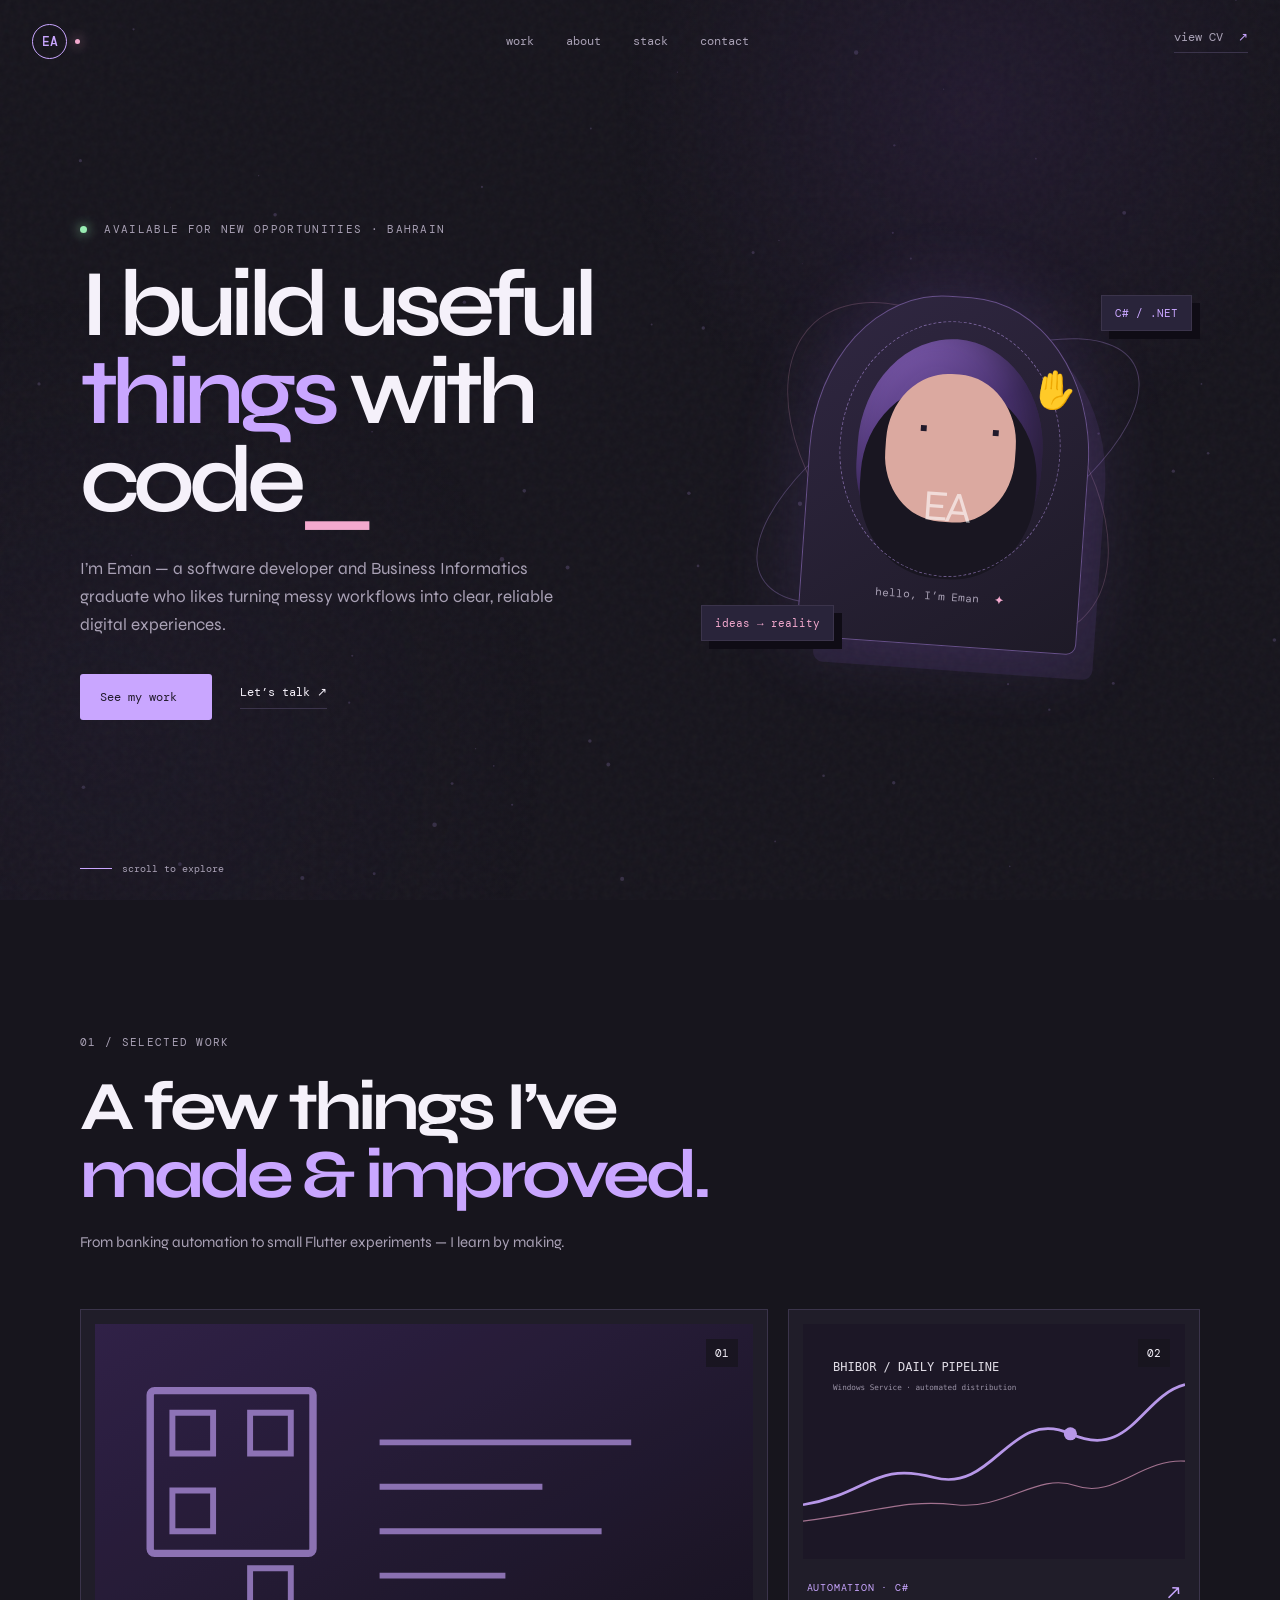
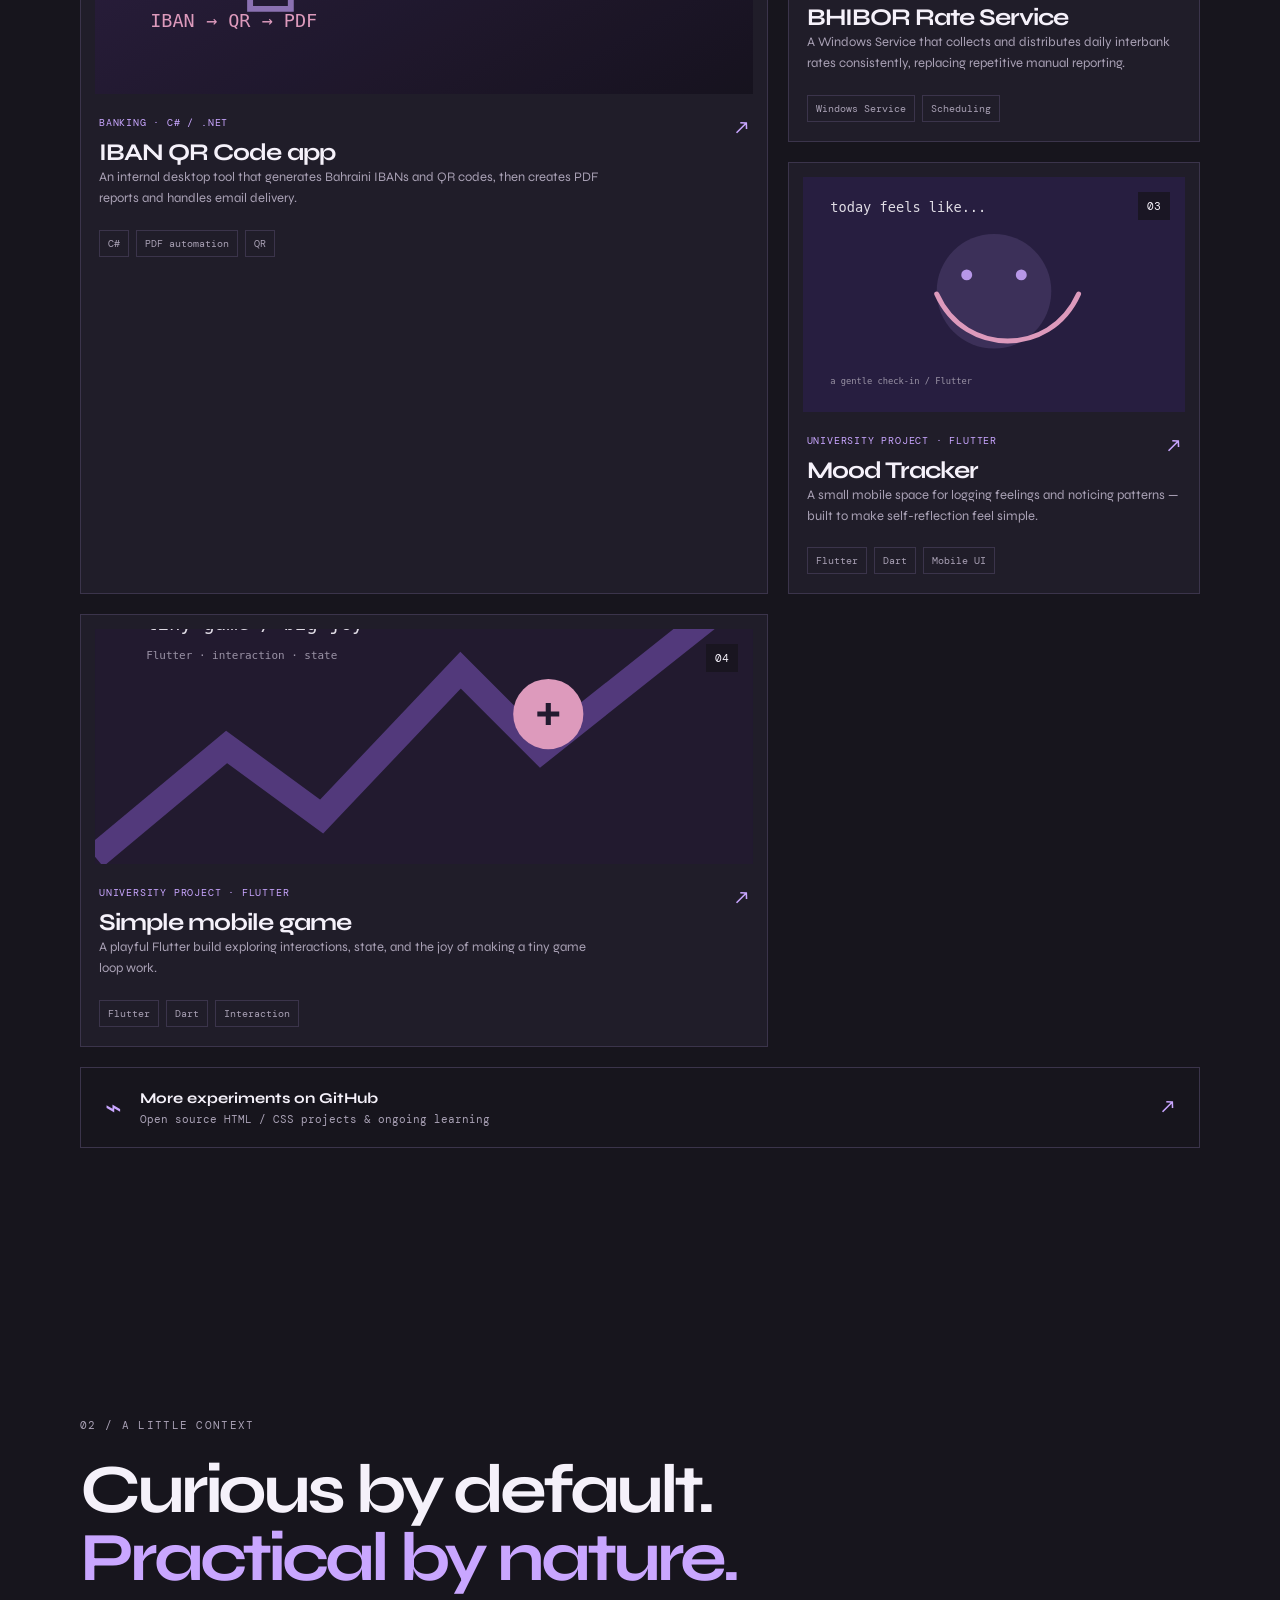
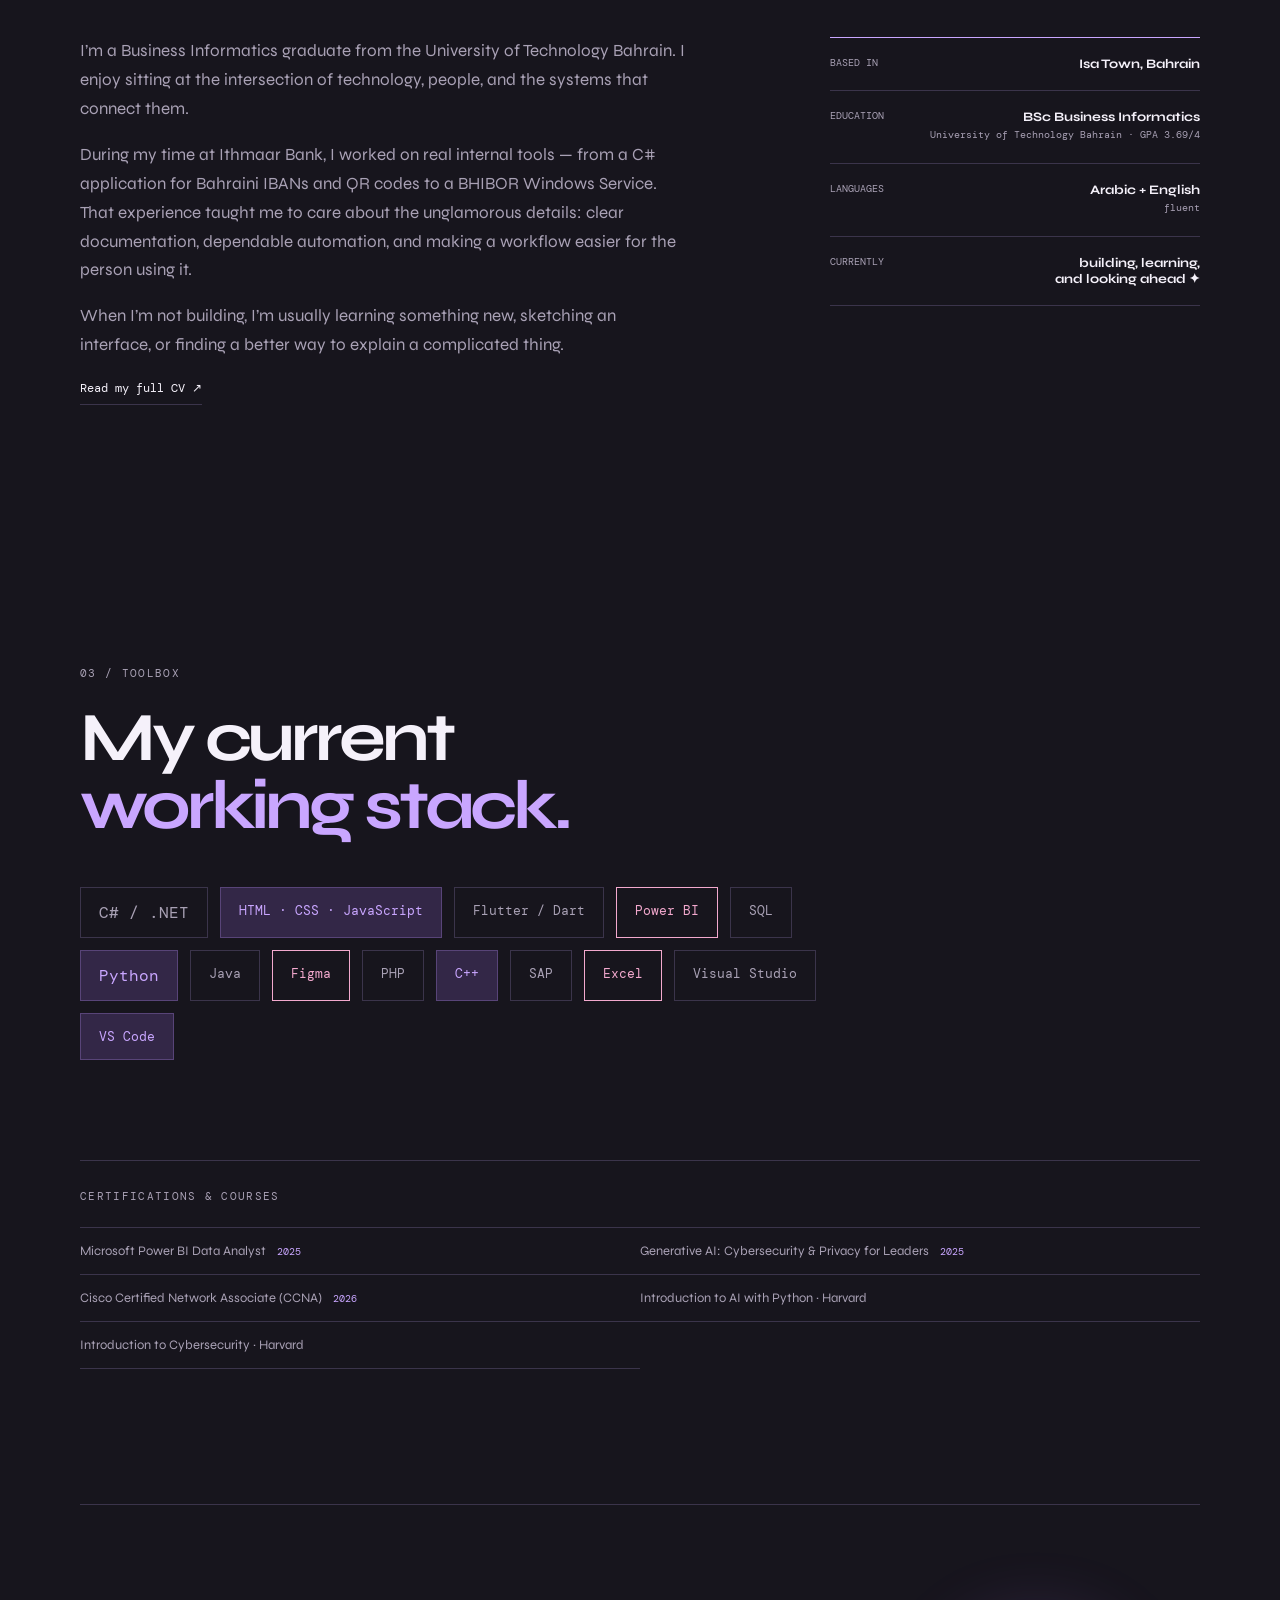
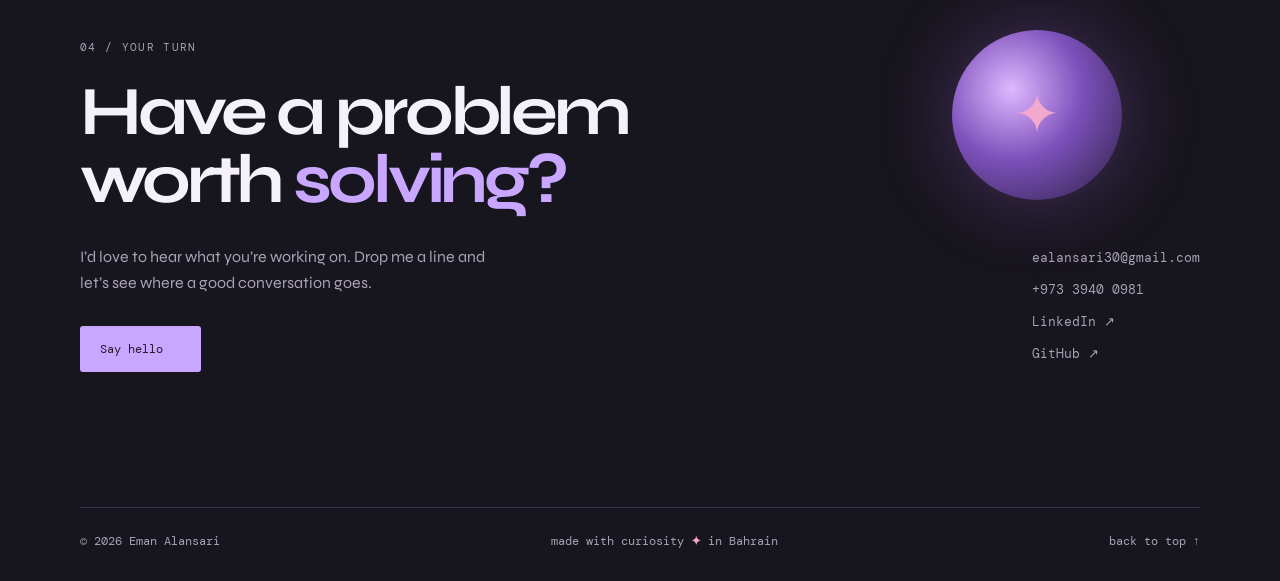
<file: index.html>
<!doctype html>
<html lang="en">
<head>
  <meta charset="utf-8">
  <meta name="viewport" content="width=device-width, initial-scale=1">
  <meta name="description" content="Eman Alansari — Software Developer and Business Informatics graduate in Isa Town, Bahrain.">
  <title>Eman Alansari · Software Developer</title>
  <link rel="preconnect" href="https://fonts.googleapis.com">
  <link rel="preconnect" href="https://fonts.gstatic.com" crossorigin>
  <link href="https://fonts.googleapis.com/css2?family=DM+Mono:wght@400;500&family=Syne:wght@400;500;600;700;800&display=swap" rel="stylesheet">
  <link rel="stylesheet" href="css/style.css">
</head>
<body>
  <canvas id="particle-field" aria-hidden="true"></canvas>
  <div class="noise" aria-hidden="true"></div>

  <header class="site-header">
    <a class="brand" href="#top" aria-label="Eman Alansari home">
      <span>EA</span><i></i>
    </a>
    <nav class="nav" aria-label="Primary navigation">
      <a href="#work">work</a>
      <a href="#about">about</a>
      <a href="#skills">stack</a>
      <a href="#contact">contact</a>
    </nav>
    <a class="header-link" href="assets/cv.pdf" target="_blank" rel="noopener noreferrer">
      view CV <span>↗</span>
    </a>
  </header>

  <main id="top">
    <!-- Hero -->
    <section class="hero section-wrap">
      <div class="hero-copy reveal">
        <p class="eyebrow">
          <span class="status-dot"></span>
          available for new opportunities · Bahrain
        </p>
        <h1>
          I build useful<br>
          <em>things</em> with code<span class="cursor">_</span>
        </h1>
        <p class="hero-intro">
          I’m Eman — a software developer and Business Informatics graduate who likes turning messy workflows into clear, reliable digital experiences.
        </p>
        <div class="hero-actions">
          <a class="button button-primary" href="#work">
            See my work <span>↓</span>
          </a>
          <a class="text-link" href="#contact">
            Let’s talk <span>↗</span>
          </a>
        </div>
      </div>

      <div class="hero-art reveal delay-2" aria-label="Animated EA avatar">
        <div class="orbit orbit-one"></div>
        <div class="orbit orbit-two"></div>
        <div class="avatar-card">
          <div class="avatar-aura"></div>
          <div class="avatar" role="img" aria-label="Eman Alansari avatar with waving hand">
            <div class="avatar-halo"></div>
            <span class="avatar-initials">EA</span>
            <span class="wave-hand">✋</span>
          </div>
          <span class="avatar-caption">hello, I’m Eman <b>✦</b></span>
        </div>
        <span class="float-note note-one">C# / .NET</span>
        <span class="float-note note-two">ideas → reality</span>
      </div>

      <div class="scroll-cue">
        <span></span> scroll to explore
      </div>
    </section>

    <!-- Work -->
    <section id="work" class="section-wrap work-section">
      <div class="section-heading reveal">
        <p class="eyebrow">01 / selected work</p>
        <h2>A few things I’ve<br><em>made & improved.</em></h2>
        <p class="section-note">
          From banking automation to small Flutter experiments — I learn by making.
        </p>
      </div>

      <div class="project-grid">
        <article class="project-card project-featured reveal" data-project="projects/iban-qr.html" tabindex="0" role="link" aria-label="Open IBAN QR Code app project">
          <div class="project-visual visual-iban">
            <img src="assets/iban-qr.svg" alt="Abstract placeholder for IBAN QR application">
            <span class="project-index">01</span>
          </div>
          <div class="project-meta">
            <div>
              <p class="project-type">banking · C# / .NET</p>
              <h3>IBAN QR Code app</h3>
            </div>
            <span class="arrow">↗</span>
          </div>
          <p class="project-desc">
            An internal desktop tool that generates Bahraini IBANs and QR codes, then creates PDF reports and handles email delivery.
          </p>
          <div class="tags">
            <span>C#</span>
            <span>PDF automation</span>
            <span>QR</span>
          </div>
        </article>

        <article class="project-card reveal delay-1" data-project="projects/bhibor.html" tabindex="0" role="link" aria-label="Open BHIBOR Rate Service project">
          <div class="project-visual visual-rate">
            <img src="assets/bhibor.svg" alt="Abstract placeholder for BHIBOR Windows Service">
            <span class="project-index">02</span>
          </div>
          <div class="project-meta">
            <div>
              <p class="project-type">automation · C#</p>
              <h3>BHIBOR Rate Service</h3>
            </div>
            <span class="arrow">↗</span>
          </div>
          <p class="project-desc">
            A Windows Service that collects and distributes daily interbank rates consistently, replacing repetitive manual reporting.
          </p>
          <div class="tags">
            <span>Windows Service</span>
            <span>Scheduling</span>
          </div>
        </article>

        <article class="project-card reveal delay-2" data-project="projects/mood-tracker.html" tabindex="0" role="link" aria-label="Open Mood Tracker project">
          <div class="project-visual visual-mood">
            <img src="assets/mood-tracker.svg" alt="Abstract placeholder for Mood Tracker app">
            <span class="project-index">03</span>
          </div>
          <div class="project-meta">
            <div>
              <p class="project-type">university project · Flutter</p>
              <h3>Mood Tracker</h3>
            </div>
            <span class="arrow">↗</span>
          </div>
          <p class="project-desc">
            A small mobile space for logging feelings and noticing patterns — built to make self-reflection feel simple.
          </p>
          <div class="tags">
            <span>Flutter</span>
            <span>Dart</span>
            <span>Mobile UI</span>
          </div>
        </article>

        <article class="project-card project-wide reveal" data-project="projects/mobile-game.html" tabindex="0" role="link" aria-label="Open Simple mobile game project">
          <div class="project-visual visual-game">
            <img src="assets/mobile-game.svg" alt="Abstract placeholder for mobile game">
            <span class="project-index">04</span>
          </div>
          <div class="project-meta">
            <div>
              <p class="project-type">university project · Flutter</p>
              <h3>Simple mobile game</h3>
            </div>
            <span class="arrow">↗</span>
          </div>
          <p class="project-desc">
            A playful Flutter build exploring interactions, state, and the joy of making a tiny game loop work.
          </p>
          <div class="tags">
            <span>Flutter</span>
            <span>Dart</span>
            <span>Interaction</span>
          </div>
        </article>
      </div>

      <a class="github-strip reveal" href="https://github.com/Emxan7" target="_blank" rel="noreferrer">
        <span class="github-mark">⌁</span>
        <span>
          <b>More experiments on GitHub</b>
          <small>Open source HTML / CSS projects & ongoing learning</small>
        </span>
        <span class="strip-arrow">↗</span>
      </a>
    </section>

    <!-- About -->
    <section id="about" class="about-section section-wrap">
      <div class="section-heading reveal">
        <p class="eyebrow">02 / a little context</p>
        <h2>Curious by default.<br><em>Practical by nature.</em></h2>
      </div>

      <div class="about-layout">
        <div class="about-copy reveal">
          <p>
            I’m a Business Informatics graduate from the University of Technology Bahrain. I enjoy sitting at the intersection of technology, people, and the systems that connect them.
          </p>
          <p>
            During my time at Ithmaar Bank, I worked on real internal tools — from a C# application for Bahraini IBANs and QR codes to a BHIBOR Windows Service. That experience taught me to care about the unglamorous details: clear documentation, dependable automation, and making a workflow easier for the person using it.
          </p>
          <p>
            When I’m not building, I’m usually learning something new, sketching an interface, or finding a better way to explain a complicated thing.
          </p>
          <a class="text-link" href="assets/cv.pdf" target="_blank" rel="noopener noreferrer">
            Read my full CV <span>↗</span>
          </a>
        </div>

        <div class="facts-card reveal delay-1">
          <div class="fact">
            <span>based in</span>
            <b>Isa Town, Bahrain</b>
          </div>
          <div class="fact">
            <span>education</span>
            <b>
              BSc Business Informatics<br>
              <small>University of Technology Bahrain · GPA 3.69/4</small>
            </b>
          </div>
          <div class="fact">
            <span>languages</span>
            <b>
              Arabic + English<br>
              <small>fluent</small>
            </b>
          </div>
          <div class="fact">
            <span>currently</span>
            <b>building, learning,<br>and looking ahead ✦</b>
          </div>
        </div>
      </div>
    </section>

    <!-- Skills -->
    <section id="skills" class="skills-section section-wrap">
      <div class="section-heading reveal">
        <p class="eyebrow">03 / toolbox</p>
        <h2>My current<br><em>working stack.</em></h2>
      </div>

      <div class="skill-cloud reveal delay-1">
        <span class="skill large">C# / .NET</span>
        <span class="skill lilac">HTML · CSS · JavaScript</span>
        <span class="skill">Flutter / Dart</span>
        <span class="skill outline">Power BI</span>
        <span class="skill">SQL</span>
        <span class="skill lilac large">Python</span>
        <span class="skill">Java</span>
        <span class="skill outline">Figma</span>
        <span class="skill">PHP</span>
        <span class="skill lilac">C++</span>
        <span class="skill">SAP</span>
        <span class="skill outline">Excel</span>
        <span class="skill">Visual Studio</span>
        <span class="skill lilac">VS Code</span>
      </div>

      <div class="certs reveal">
        <p class="eyebrow">certifications & courses</p>
        <div class="cert-list">
          <span>Microsoft Power BI Data Analyst <b>2025</b></span>
          <span>Generative AI: Cybersecurity & Privacy for Leaders <b>2025</b></span>
          <span>Cisco Certified Network Associate (CCNA) <b>2026</b></span>
          <span>Introduction to AI with Python · Harvard</span>
          <span>Introduction to Cybersecurity · Harvard</span>
        </div>
      </div>
    </section>

    <!-- Contact -->
    <section id="contact" class="contact-section section-wrap">
      <div class="contact-orb">✦</div>
      <div class="reveal">
        <p class="eyebrow">04 / your turn</p>
        <h2>Have a problem<br>worth <em>solving?</em></h2>
        <p class="contact-lede">
          I’d love to hear what you’re working on. Drop me a line and let’s see where a good conversation goes.
        </p>
        <a class="button button-primary" href="mailto:ealansari30@gmail.com">
          Say hello <span>↗</span>
        </a>
      </div>

      <div class="contact-details reveal delay-1">
        <a href="mailto:ealansari30@gmail.com">ealansari30@gmail.com</a>
        <a href="tel:+97339400981">+973 3940 0981</a>
        <a href="https://www.linkedin.com/in/eman-alansari/?lipi=urn%3Ali%3Apage%3Ad_flagship3_profile_view_base_contact_details%3B3d5OzC82TE6qd9Ip3jmRxg%3D%3D" target="_blank" rel="noreferrer">
          LinkedIn ↗
        </a>
        <a href="https://github.com/Emxan7" target="_blank" rel="noreferrer">
          GitHub ↗
        </a>
      </div>
    </section>
  </main>

  <footer class="footer section-wrap">
    <span>© 2026 Eman Alansari</span>
    <span>made with curiosity <b>✦</b> in Bahrain</span>
    <a href="#top">back to top ↑</a>
  </footer>

  <script src="js/main.js"></script>
</body>
</html>
</file>
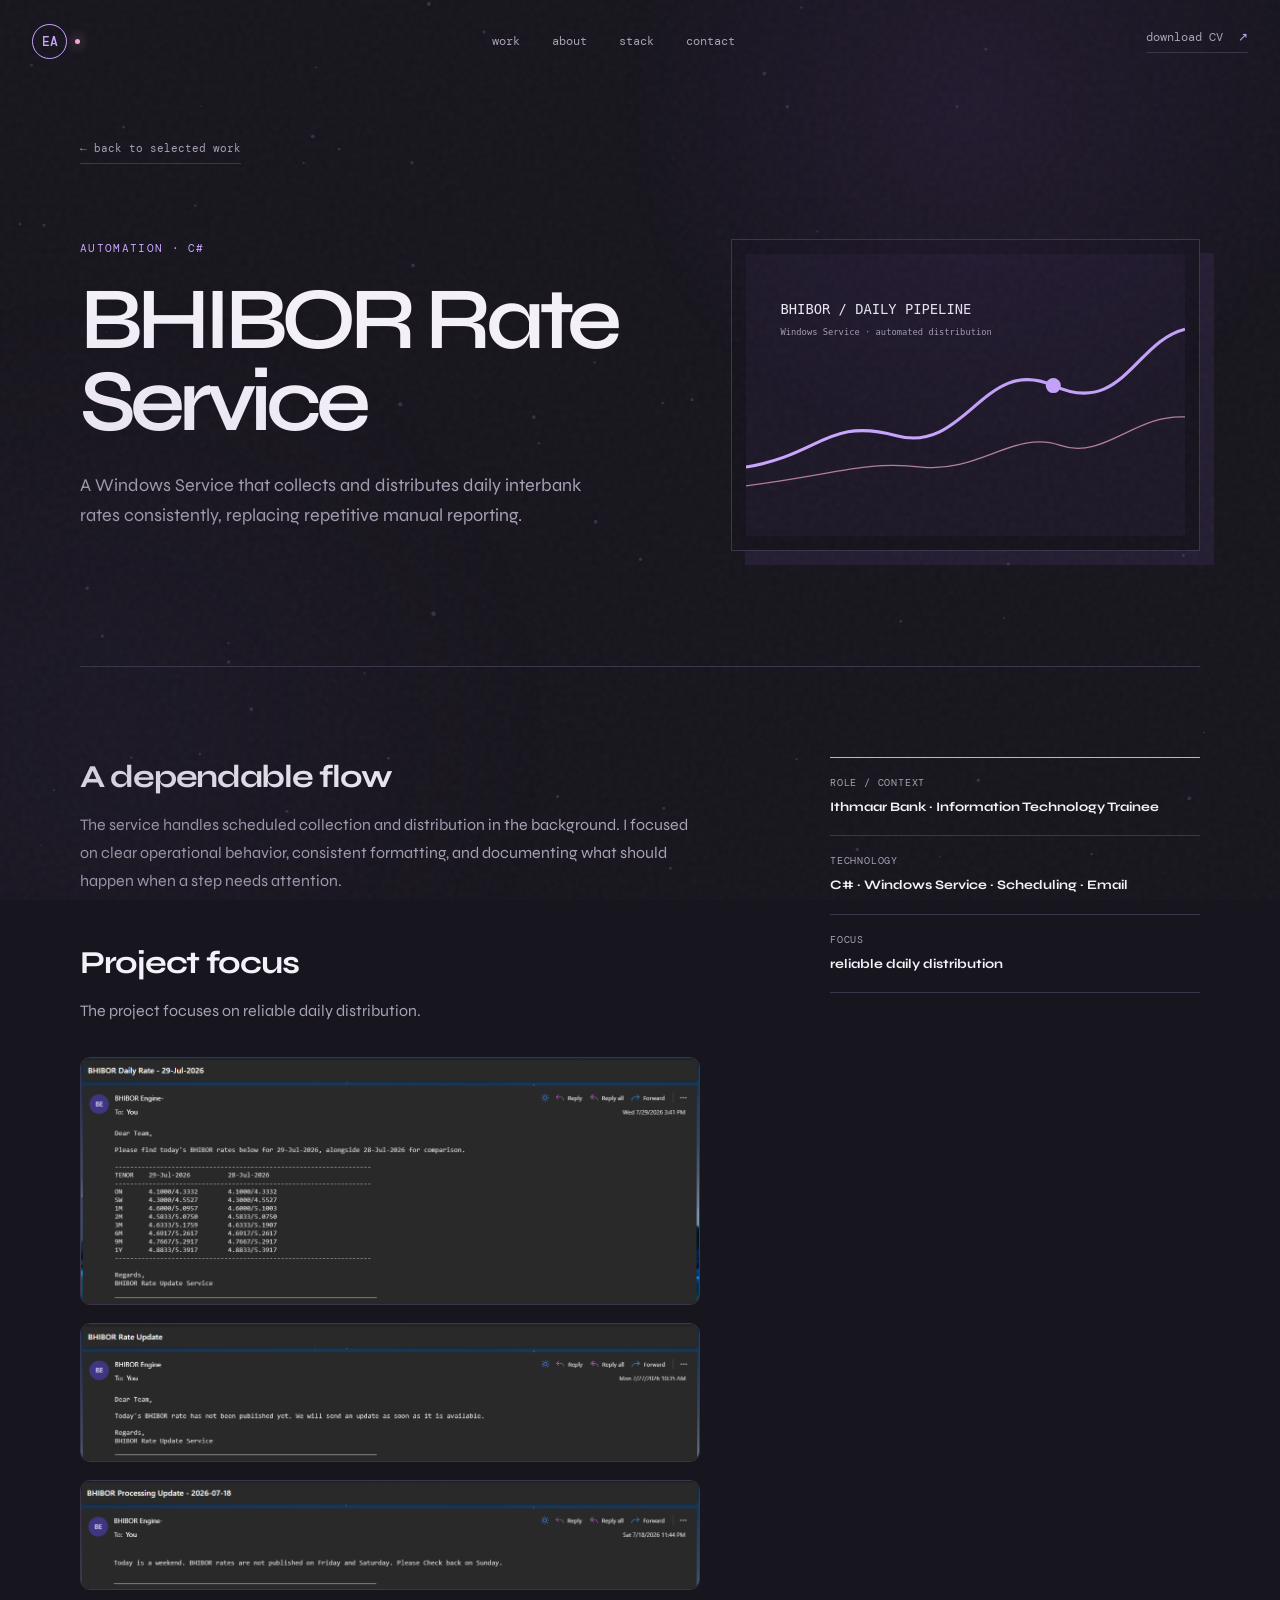
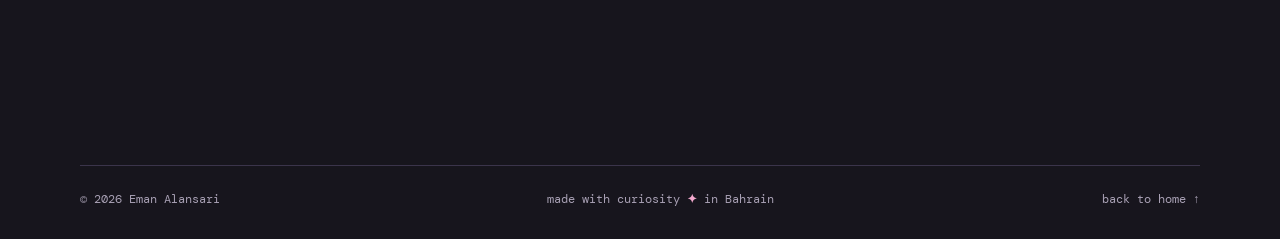
<file: projects/bhibor.html>
<!doctype html>
<html lang="en">
    <head>
        <meta charset="utf-8">
        <meta name="viewport" content="width=device-width, initial-scale=1">
        <meta name="description" content="A Windows Service that collects and distributes daily interbank rates consistently, replacing repetitive manual reporting.">
        <title>BHIBOR Rate Service · Eman Alansari</title>
        <link rel="preconnect" href="https://fonts.googleapis.com">
        <link rel="preconnect" href="https://fonts.gstatic.com" crossorigin>
        <link href="https://fonts.googleapis.com/css2?family=DM+Mono:wght@400;500&family=Syne:wght@400;500;600;700;800&display=swap" rel="stylesheet">
        <link rel="stylesheet" href="../css/style.css">
    </head>
    <body>
        <canvas id="particle-field" aria-hidden="true"></canvas>
        <div class="noise" aria-hidden="true"></div>
        <header class="site-header">
            <a class="brand" href="../index.html#top" aria-label="Eman Alansari home">
                <span>EA</span>
                <i></i>
            </a>
            <nav class="nav" aria-label="Primary navigation">
                <a href="../index.html#work">work</a>
                <a href="../index.html#about">about</a>
                <a href="../index.html#skills">stack</a>
                <a href="../index.html#contact">contact</a>
            </nav>
            <a class="header-link" href="../assets/cv.pdf" download>download CV <span>↗</span></a>
        </header>
        <main class="page-main section-wrap project-page">
            <a class="back-link" href="../index.html#work">← back to selected work</a>
            <section class="project-hero">
                <div class="reveal">
                    <p class="project-kicker">automation · C#</p>
                    <h1>BHIBOR Rate Service</h1>
                    <p class="project-summary">A Windows Service that collects and distributes daily interbank rates consistently, replacing repetitive manual reporting.</p>
                </div>
                <div class="project-art reveal delay-1">
                    <img src="../assets/bhibor.svg" alt="Abstract visual for BHIBOR Rate Service">
                </div>
            </section>
            <section class="detail-grid">
                <div class="detail-copy reveal">
                    <h2>A dependable flow</h2>
                    <p>The service handles scheduled collection and distribution in the background. I focused on clear operational behavior, consistent formatting, and documenting what should happen when a step needs attention.</p>
                    <h2>Project focus</h2>
                    <p>The project focuses on reliable daily distribution.</p>
                    <div class="project-gallery">
                        <img src="../assets/projects/bhibor-1.png" alt="BHIBOR daily rates email">
                        <img src="../assets/projects/bhibor-npy.png" alt="BHIBOR rate not published update">
                        <img src="../assets/projects/bhibor-weekend.png" alt="BHIBOR weekend processing update">
                    </div>
                </div>
                <aside class="detail-facts reveal delay-1">
                    <div class="detail-fact">                           
                        <span>role / context</span>
                        <b>Ithmaar Bank · Information Technology Trainee</b>
                    </div>
                    <div class="detail-fact">
                        <span>technology</span>
                        <b>C# · Windows Service · Scheduling · Email</b>
                    </div>
                    <div class="detail-fact">
                        <span>focus</span>
                        <b>reliable daily distribution</b>
                    </div>
                </aside>
            </section>
        </main>
        <footer class="footer section-wrap">
            <span>© 2026 Eman Alansari</span>
            <span>made with curiosity <b>✦</b> in Bahrain</span>
            <a href="../index.html#top">back to home ↑</a>
        </footer>
        <script src="../js/main.js"></script>
    </body>
</html>
</file>
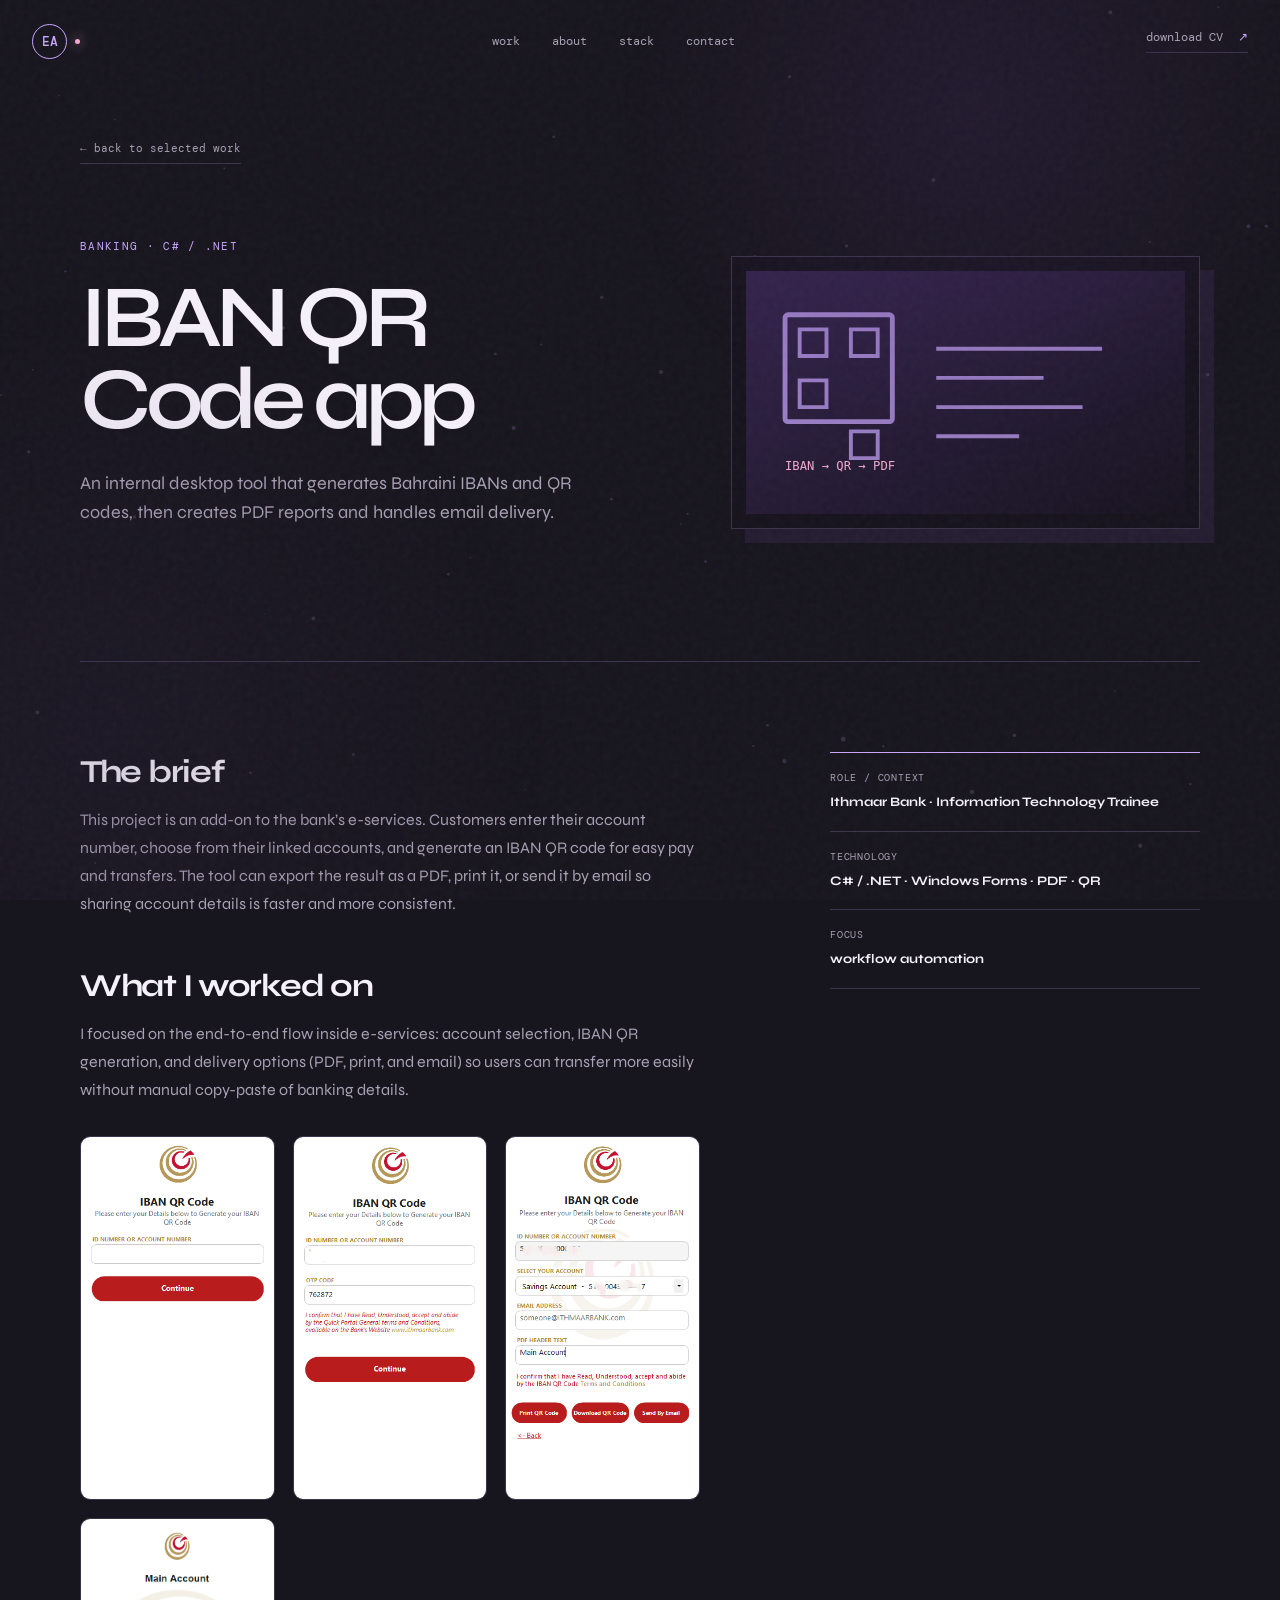
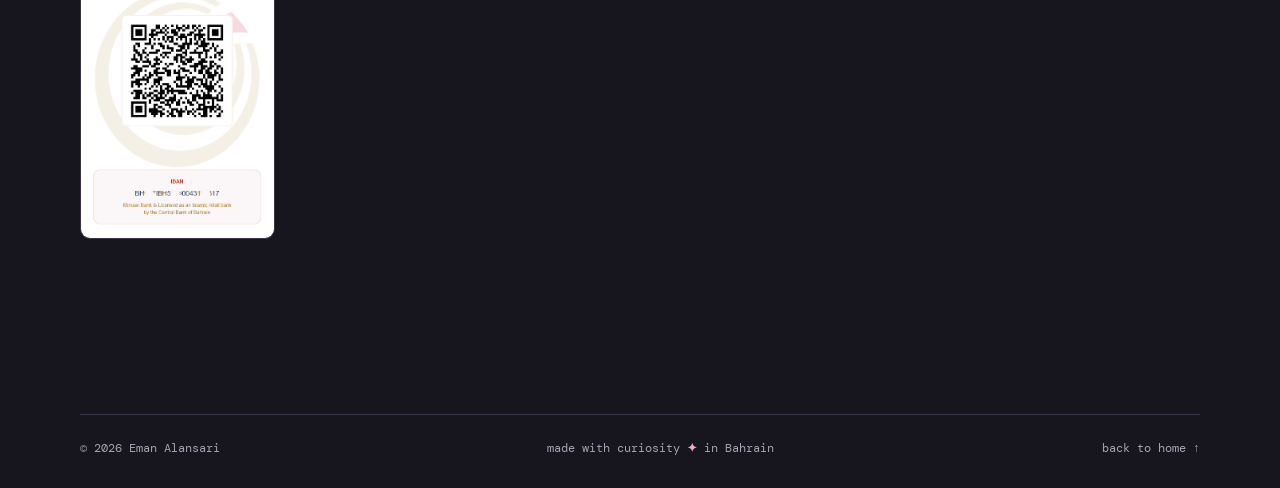
<file: projects/iban-qr.html>
<!doctype html>
<html lang="en">
<head>
  <meta charset="utf-8">
  <meta name="viewport" content="width=device-width, initial-scale=1">
  <meta name="description" content="An internal desktop tool that generates Bahraini IBANs and QR codes, then creates PDF reports and handles email delivery.">
  <title>IBAN QR Code app · Eman Alansari</title>
  <link rel="preconnect" href="https://fonts.googleapis.com">
  <link rel="preconnect" href="https://fonts.gstatic.com" crossorigin>
  <link href="https://fonts.googleapis.com/css2?family=DM+Mono:wght@400;500&family=Syne:wght@400;500;600;700;800&display=swap" rel="stylesheet">
  <link rel="stylesheet" href="../css/style.css">
</head>
<body>
  <canvas id="particle-field" aria-hidden="true"></canvas>
  <div class="noise" aria-hidden="true"></div>

  <header class="site-header">
    <a class="brand" href="../index.html#top" aria-label="Eman Alansari home">
      <span>EA</span>
      <i></i>
    </a>
    <nav class="nav" aria-label="Primary navigation">
      <a href="../index.html#work">work</a>
      <a href="../index.html#about">about</a>
      <a href="../index.html#skills">stack</a>
      <a href="../index.html#contact">contact</a>
    </nav>
    <a class="header-link" href="../assets/cv.pdf" download>download CV <span>↗</span></a>
  </header>

  <main class="page-main section-wrap project-page">
    <a class="back-link" href="../index.html#work">← back to selected work</a>

    <section class="project-hero">
      <div class="reveal">
        <p class="project-kicker">banking · C# / .NET</p>
        <h1>IBAN QR Code app</h1>
        <p class="project-summary">An internal desktop tool that generates Bahraini IBANs and QR codes, then creates PDF reports and handles email delivery.</p>
      </div>
      <div class="project-art reveal delay-1">
        <img src="../assets/iban-qr.svg" alt="Abstract visual for IBAN QR Code app">
      </div>
    </section>

    <section class="detail-grid">
      <div class="detail-copy reveal">
        <h2>The brief</h2>
        <p>This project is an add-on to the bank’s e-services. Customers enter their account number, choose from their linked accounts, and generate an IBAN QR code for easy pay and transfers. The tool can export the result as a PDF, print it, or send it by email so sharing account details is faster and more consistent.</p>

        <h2>What I worked on</h2>
        <p>I focused on the end-to-end flow inside e-services: account selection, IBAN QR generation, and delivery options (PDF, print, and email) so users can transfer more easily without manual copy-paste of banking details.</p>

        <div class="project-gallery iban-gallery">
          <img src="../assets/projects/iban-start.png" alt="IBAN QR – start screen">
          <img src="../assets/projects/iban-otp.png" alt="IBAN QR – verification">
          <img src="../assets/projects/iban-form.png" alt="IBAN QR – form">
          <img src="../assets/projects/iban-qr-result.png" alt="IBAN QR – QR result">
        </div>
      </div>

      <aside class="detail-facts reveal delay-1">
        <div class="detail-fact">
          <span>role / context</span>
          <b>Ithmaar Bank · Information Technology Trainee</b>
        </div>
        <div class="detail-fact">
          <span>technology</span>
          <b>C# / .NET · Windows Forms · PDF · QR</b>
        </div>
        <div class="detail-fact">
          <span>focus</span>
          <b>workflow automation</b>
        </div>
      </aside>
    </section>
  </main>

  <footer class="footer section-wrap">
    <span>© 2026 Eman Alansari</span>
    <span>made with curiosity <b>✦</b> in Bahrain</span>
    <a href="../index.html#top">back to home ↑</a>
  </footer>

  <script src="../js/main.js"></script>
</body>
</html>
</file>
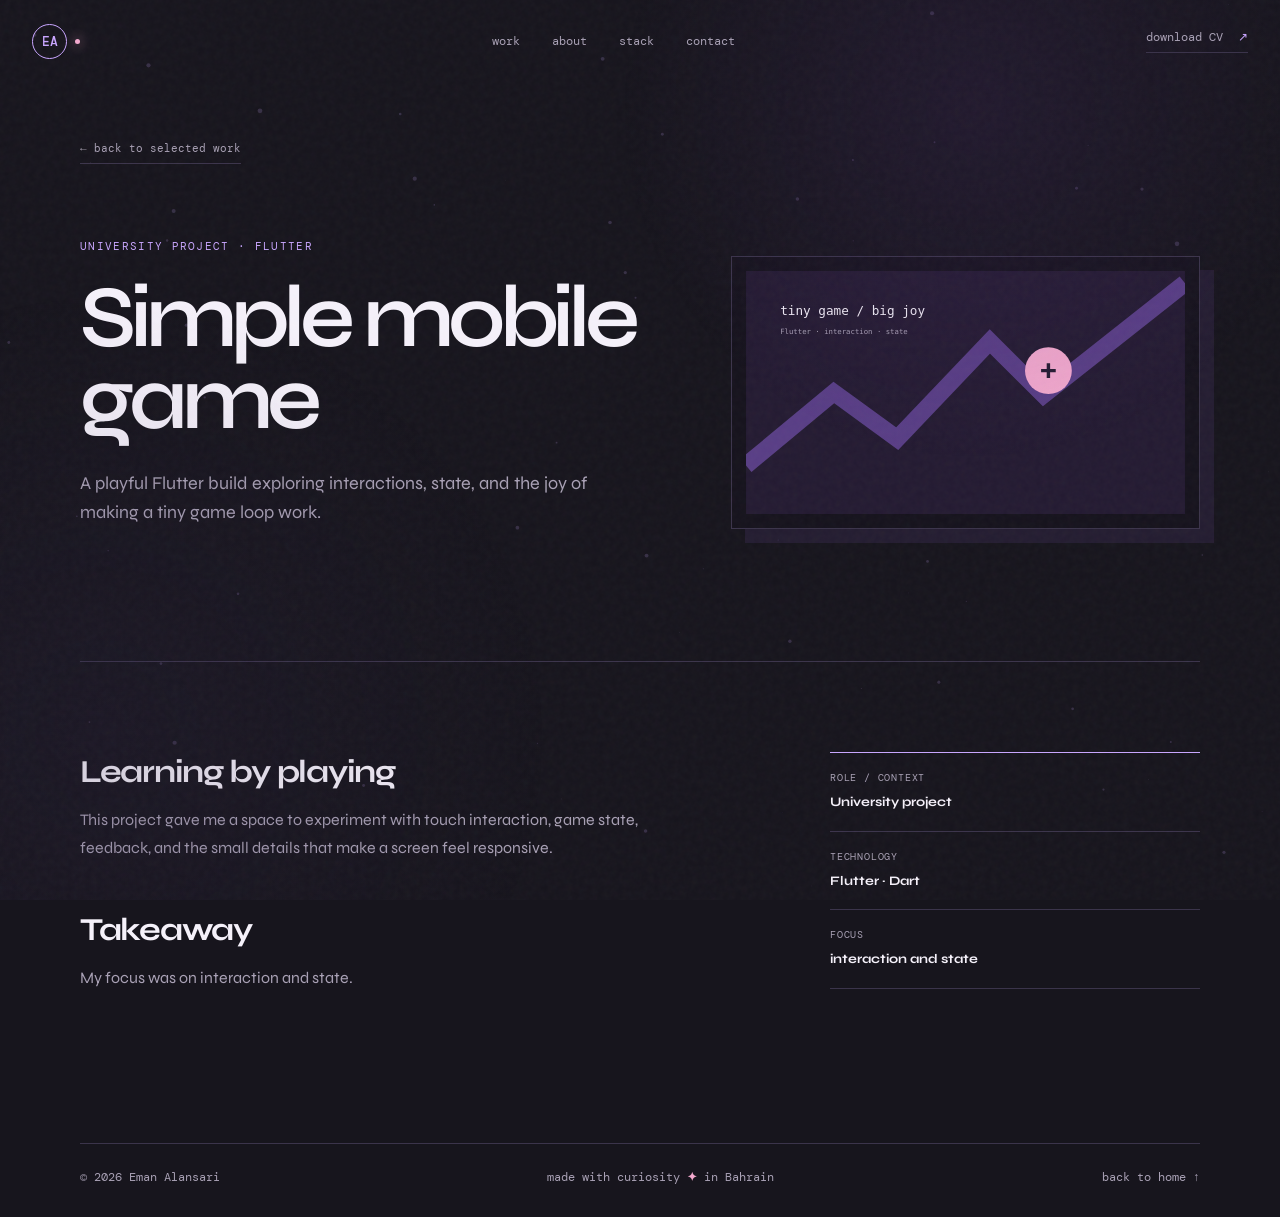
<file: projects/mobile-game.html>
<!doctype html><html lang="en"><head><meta charset="utf-8"><meta name="viewport" content="width=device-width, initial-scale=1"><meta name="description" content="A playful Flutter build exploring interactions, state, and the joy of making a tiny game loop work."><title>Simple mobile game · Eman Alansari</title><link rel="preconnect" href="https://fonts.googleapis.com"><link rel="preconnect" href="https://fonts.gstatic.com" crossorigin><link href="https://fonts.googleapis.com/css2?family=DM+Mono:wght@400;500&family=Syne:wght@400;500;600;700;800&display=swap" rel="stylesheet"><link rel="stylesheet" href="../css/style.css"></head><body><canvas id="particle-field" aria-hidden="true"></canvas><div class="noise" aria-hidden="true"></div><header class="site-header"><a class="brand" href="../index.html#top" aria-label="Eman Alansari home"><span>EA</span><i></i></a><nav class="nav" aria-label="Primary navigation"><a href="../index.html#work">work</a><a href="../index.html#about">about</a><a href="../index.html#skills">stack</a><a href="../index.html#contact">contact</a></nav><a class="header-link" href="../assets/cv.pdf" download>download CV <span>↗</span></a></header><main class="page-main section-wrap project-page"><a class="back-link" href="../index.html#work">← back to selected work</a><section class="project-hero"><div class="reveal"><p class="project-kicker">university project · Flutter</p><h1>Simple mobile game</h1><p class="project-summary">A playful Flutter build exploring interactions, state, and the joy of making a tiny game loop work.</p></div><div class="project-art reveal delay-1"><img src="../assets/mobile-game.svg" alt="Abstract visual for Simple mobile game"></div></section><section class="detail-grid"><div class="detail-copy reveal"><h2>Learning by playing</h2><p>This project gave me a space to experiment with touch interaction, game state, feedback, and the small details that make a screen feel responsive.</p><h2>Takeaway</h2><p>My focus was on interaction and state.</p><!-- Screenshot placeholder: add game-1.png to ../assets/projects/ when available. --></div><aside class="detail-facts reveal delay-1"><div class="detail-fact"><span>role / context</span><b>University project</b></div><div class="detail-fact"><span>technology</span><b>Flutter · Dart</b></div><div class="detail-fact"><span>focus</span><b>interaction and state</b></div></aside></section></main><footer class="footer section-wrap"><span>© 2026 Eman Alansari</span><span>made with curiosity <b>✦</b> in Bahrain</span><a href="../index.html#top">back to home ↑</a></footer><script src="../js/main.js"></script></body></html>
</file>
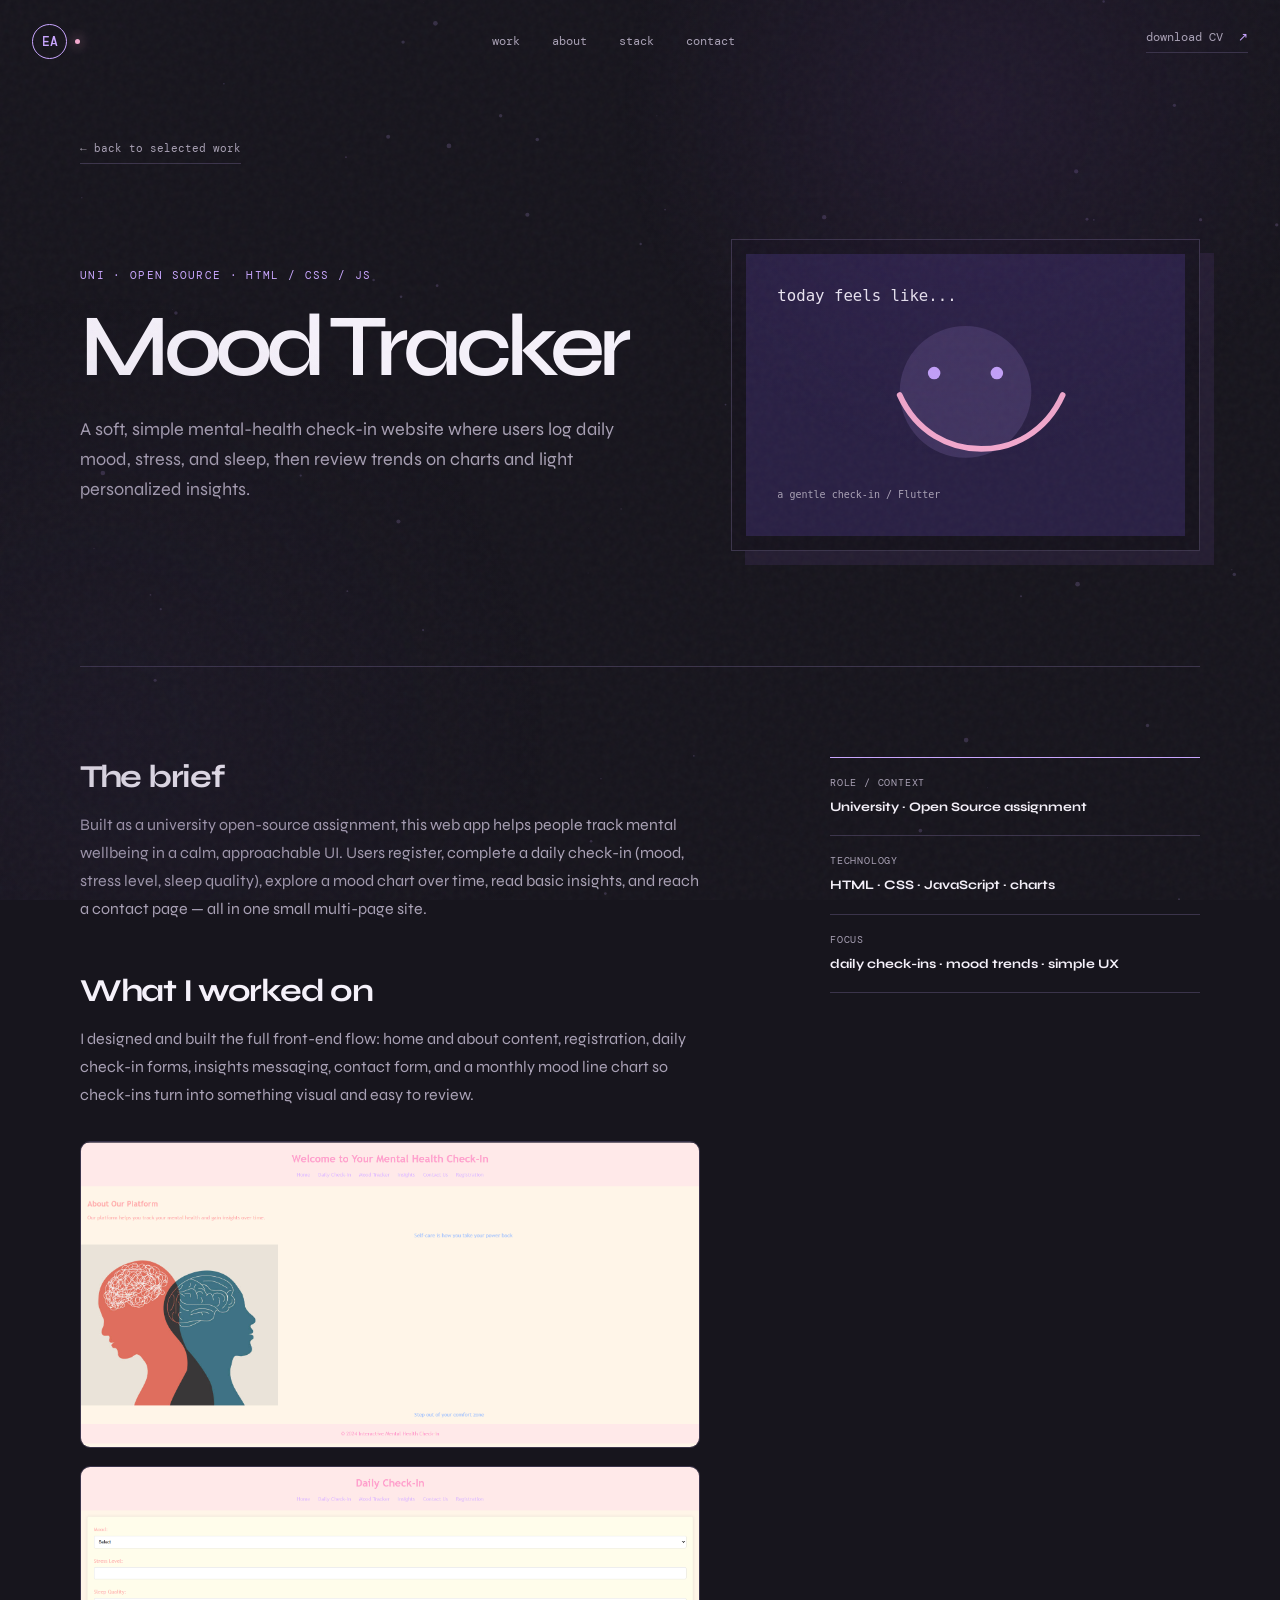
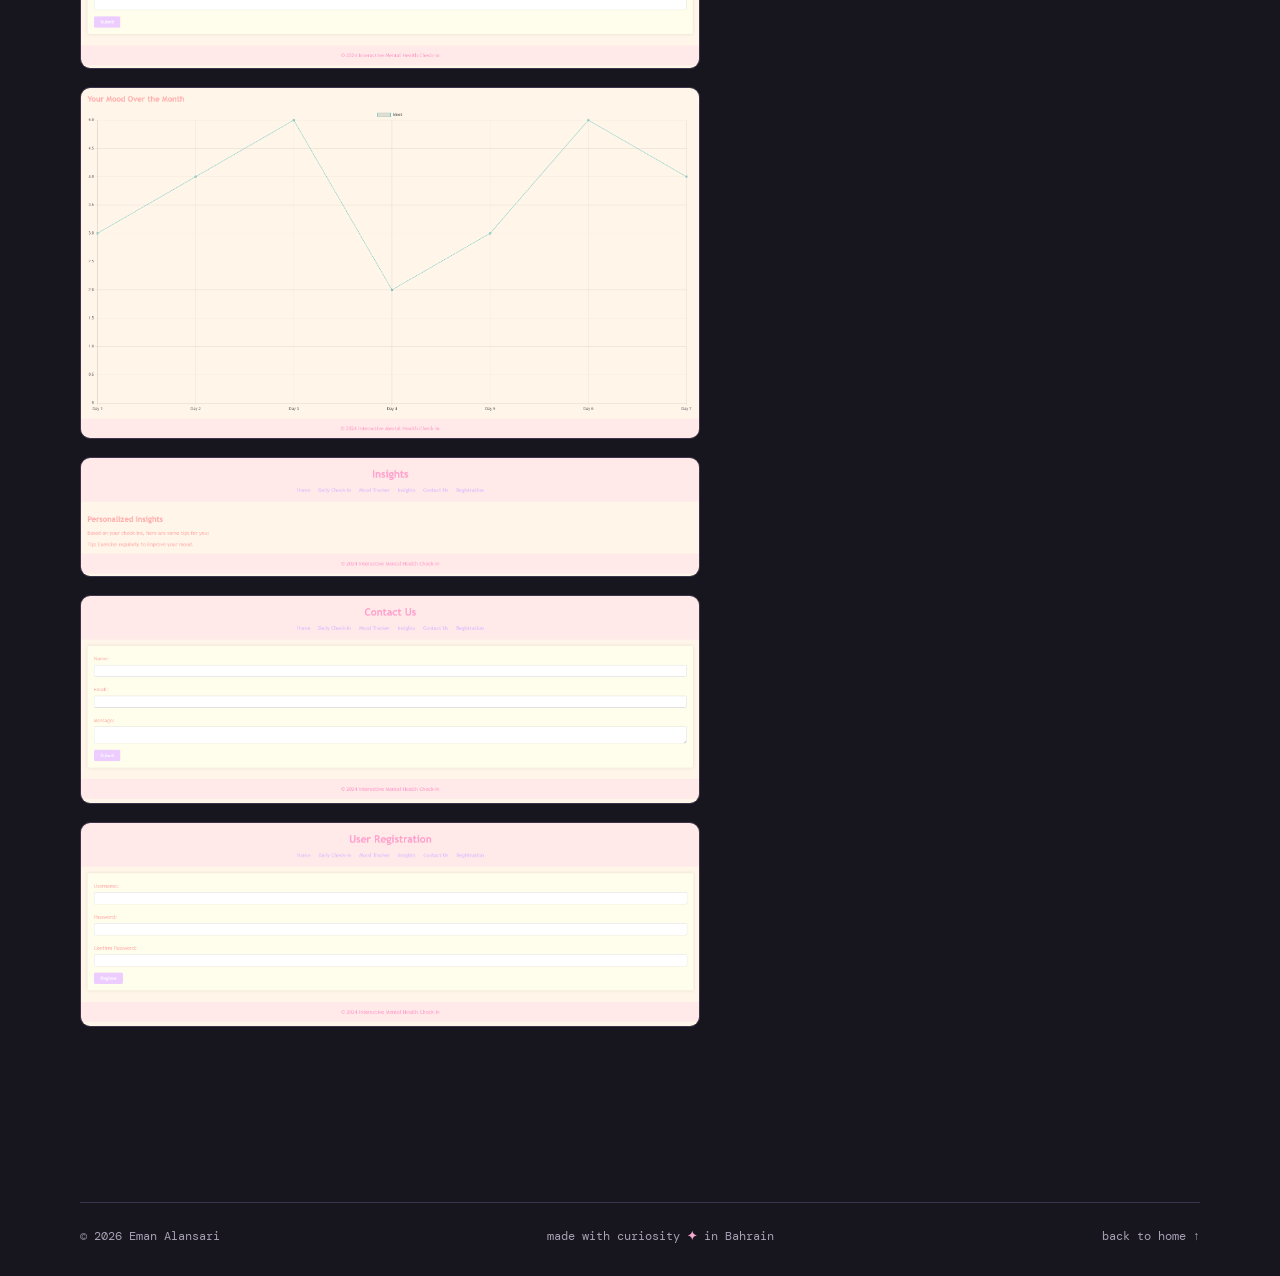
<file: projects/mood-tracker.html>
<!doctype html>
<html lang="en">
<head>
  <meta charset="utf-8">
  <meta name="viewport" content="width=device-width, initial-scale=1">
  <meta name="description" content="A university open-source web app for daily mental-health check-ins: log mood, stress, and sleep, view charts, and get simple personalized insights.">
  <title>Mood Tracker · Eman Alansari</title>
  <link rel="preconnect" href="https://fonts.googleapis.com">
  <link rel="preconnect" href="https://fonts.gstatic.com" crossorigin>
  <link href="https://fonts.googleapis.com/css2?family=DM+Mono:wght@400;500&family=Syne:wght@400;500;600;700;800&display=swap" rel="stylesheet">
  <link rel="stylesheet" href="../css/style.css">
</head>
<body>
  <canvas id="particle-field" aria-hidden="true"></canvas>
  <div class="noise" aria-hidden="true"></div>

  <header class="site-header">
    <a class="brand" href="../index.html#top" aria-label="Eman Alansari home">
      <span>EA</span>
      <i></i>
    </a>
    <nav class="nav" aria-label="Primary navigation">
      <a href="../index.html#work">work</a>
      <a href="../index.html#about">about</a>
      <a href="../index.html#skills">stack</a>
      <a href="../index.html#contact">contact</a>
    </nav>
    <a class="header-link" href="../assets/cv.pdf" download>download CV <span>↗</span></a>
  </header>

  <main class="page-main section-wrap project-page">
    <a class="back-link" href="../index.html#work">← back to selected work</a>

    <section class="project-hero">
      <div class="reveal">
        <p class="project-kicker">uni · open source · HTML / CSS / JS</p>
        <h1>Mood Tracker</h1>
        <p class="project-summary">A soft, simple mental-health check-in website where users log daily mood, stress, and sleep, then review trends on charts and light personalized insights.</p>
      </div>
      <div class="project-art reveal delay-1">
        <img src="../assets/mood-tracker.svg" alt="Abstract visual for Mood Tracker">
      </div>
    </section>

    <section class="detail-grid">
      <div class="detail-copy reveal">
        <h2>The brief</h2>
        <p>Built as a university open-source assignment, this web app helps people track mental wellbeing in a calm, approachable UI. Users register, complete a daily check-in (mood, stress level, sleep quality), explore a mood chart over time, read basic insights, and reach a contact page — all in one small multi-page site.</p>

        <h2>What I worked on</h2>
        <p>I designed and built the full front-end flow: home and about content, registration, daily check-in forms, insights messaging, contact form, and a monthly mood line chart so check-ins turn into something visual and easy to review.</p>

        <div class="project-gallery mood-gallery">
          <img src="../assets/projects/home.png" alt="Mood Tracker – welcome and about">
          <img src="../assets/projects/dci.png" alt="Mood Tracker – daily check-in">
          <img src="../assets/projects/mood chart.png" alt="Mood Tracker – mood over the month chart">
          <img src="../assets/projects/insights.png" alt="Mood Tracker – personalized insights">
          <img src="../assets/projects/contact us.png" alt="Mood Tracker – contact us">
          <img src="../assets/projects/register.png" alt="Mood Tracker – user registration">
        </div>
      </div>

      <aside class="detail-facts reveal delay-1">
        <div class="detail-fact">
          <span>role / context</span>
          <b>University · Open Source assignment</b>
        </div>
        <div class="detail-fact">
          <span>technology</span>
          <b>HTML · CSS · JavaScript · charts</b>
        </div>
        <div class="detail-fact">
          <span>focus</span>
          <b>daily check-ins · mood trends · simple UX</b>
        </div>
      </aside>
    </section>
  </main>

  <footer class="footer section-wrap">
    <span>© 2026 Eman Alansari</span>
    <span>made with curiosity <b>✦</b> in Bahrain</span>
    <a href="../index.html#top">back to home ↑</a>
  </footer>

  <script src="../js/main.js"></script>
</body>
</html>
</file>
<file: css/style.css>
:root{--bg:#17151d;--panel:#211e2a;--panel-2:#29243a;--ink:#f5f1fa;--muted:#a9a1b5;--line:#3b344b;--lilac:#c9a6ff;--violet:#8e62d9;--pink:#f3a9ce;--mono:'DM Mono',monospace;--display:'Syne',sans-serif}*{box-sizing:border-box}html{scroll-behavior:smooth}body{margin:0;background:var(--bg);color:var(--ink);font-family:var(--display);overflow-x:hidden}body:before{content:'';position:fixed;inset:0;background:radial-gradient(circle at 76% 12%,#4a2d6d38,transparent 28%),radial-gradient(circle at 8% 82%,#372a512b,transparent 32%);pointer-events:none}.noise{position:fixed;inset:0;opacity:.035;pointer-events:none;background-image:url("data:image/svg+xml,%3Csvg viewBox='0 0 180 180' xmlns='http://www.w3.org/2000/svg'%3E%3Cfilter id='n'%3E%3CfeTurbulence type='fractalNoise' baseFrequency='.8' numOctaves='4'/%3E%3C/filter%3E%3Crect width='100%25' height='100%25' filter='url(%23n)'/%3E%3C/svg%3E")}.section-wrap{width:min(1120px,calc(100% - 64px));margin:auto}.site-header{height:82px;display:flex;align-items:center;justify-content:space-between;width:min(1248px,calc(100% - 64px));margin:auto;position:relative;z-index:5}.brand{font-family:var(--mono);font-weight:500;color:var(--ink);text-decoration:none;display:flex;gap:8px;align-items:center}.brand span{font-size:13px;border:1px solid var(--lilac);border-radius:50%;width:35px;height:35px;display:grid;place-items:center;color:var(--lilac)}.brand i{display:block;width:5px;height:5px;border-radius:50%;background:var(--pink);box-shadow:0 0 12px var(--pink)}.nav{display:flex;gap:32px}.nav a,.header-link,.footer{font:12px var(--mono);color:var(--muted);text-decoration:none}.nav a:hover,.header-link:hover,.text-link:hover{color:var(--lilac)}.header-link{border-bottom:1px solid var(--line);padding-bottom:7px}.header-link span,.button span{color:var(--lilac);margin-left:8px}.hero{min-height:calc(100vh - 82px);position:relative;display:grid;grid-template-columns:1.1fr .9fr;align-items:center;padding:60px 0 100px}.eyebrow{font:11px var(--mono);text-transform:uppercase;letter-spacing:.12em;color:var(--muted);margin:0 0 24px}.status-dot{display:inline-block;width:7px;height:7px;border-radius:50%;background:#99edb3;box-shadow:0 0 12px #99edb3;margin-right:9px}h1,h2,h3,p{margin-top:0}h1{font-size:clamp(52px,7.4vw,102px);line-height:.93;letter-spacing:-.07em;margin:0 0 30px;font-weight:600}h1 em,h2 em{color:var(--lilac);font-style:normal}.cursor{color:var(--pink);font:inherit;animation:blink 1s steps(2) infinite}.hero-intro{max-width:490px;font-size:17px;line-height:1.65;color:var(--muted)}.hero-actions{display:flex;align-items:center;gap:28px;margin-top:35px}.button{display:inline-flex;align-items:center;padding:15px 20px;border-radius:3px;text-decoration:none;font:12px var(--mono);transition:.25s}.button-primary{background:var(--lilac);color:#211a2b;box-shadow:0 0 0 transparent}.button-primary:hover{transform:translateY(-4px);box-shadow:0 12px 30px #c9a6ff33}.text-link{font:12px var(--mono);color:var(--ink);text-decoration:none;border-bottom:1px solid var(--line);padding-bottom:8px}.hero-art{height:500px;position:relative;display:grid;place-items:center}.avatar-card{width:280px;height:350px;background:linear-gradient(145deg,#302742,#1e1a27);border:1px solid #68518b;border-radius:46% 46% 10px 10px;box-shadow:18px 24px 0 #8e62d91c,0 0 80px #8e62d933;display:flex;flex-direction:column;align-items:center;justify-content:center;position:relative;transform:rotate(4deg);animation:float 5s ease-in-out infinite}.avatar{width:185px;height:220px;border-radius:50% 50% 42% 42%;background:linear-gradient(145deg,#8863bb,#493270 45%,#302342);display:grid;place-items:center;position:relative;overflow:visible;box-shadow:inset -16px -16px 35px #17121e88}.avatar:before{content:'';position:absolute;width:130px;height:148px;border-radius:47% 47% 45% 45%;background:#dba9a0;top:35px;left:28px;box-shadow:0 34px 0 23px #191621}.avatar:after{content:'•  •';white-space:pre;position:absolute;top:75px;left:60px;font-size:24px;color:#211a2b;letter-spacing:17px}.avatar-initials{position:relative;z-index:1;font-size:43px;letter-spacing:-.09em;color:#fff9;top:58px}.wave-hand{position:absolute;right:-31px;top:23px;font-size:36px;z-index:3;transform-origin:bottom left;animation:wave 1.8s ease-in-out 1.1s 3}.avatar-halo{position:absolute;inset:-18px;border:1px dashed #c9a6ff77;border-radius:50%;animation:spin 16s linear infinite}.avatar-caption{font:11px var(--mono);color:var(--muted);margin-top:30px}.avatar-caption b{color:var(--pink);margin-left:8px}.orbit{position:absolute;border:1px solid #c9a6ff44;border-radius:50%;width:430px;height:180px;transform:rotate(-30deg);animation:spin 14s linear infinite}.orbit-two{width:400px;height:240px;transform:rotate(48deg);animation-direction:reverse;border-color:#f3a9ce33}.float-note{position:absolute;font:11px var(--mono);background:var(--panel-2);border:1px solid var(--line);padding:10px 13px;color:var(--lilac);box-shadow:8px 8px 0 #0f0c15;animation:float 4s ease-in-out infinite}.note-one{top:74px;right:8px}.note-two{bottom:80px;left:5px;color:var(--pink);animation-delay:1s}.scroll-cue{position:absolute;bottom:25px;left:0;font:10px var(--mono);color:var(--muted);display:flex;align-items:center;gap:10px}.scroll-cue span{width:32px;height:1px;background:var(--lilac)}.work-section,.about-section,.skills-section,.contact-section{padding:135px 0}.section-heading{max-width:700px}.section-heading h2,.contact-section h2{font-size:clamp(38px,5.5vw,69px);line-height:.98;letter-spacing:-.06em;margin-bottom:22px}.section-note{color:var(--muted);font-size:15px;line-height:1.6}.project-grid{display:grid;grid-template-columns:1.25fr .75fr;gap:20px;margin-top:55px}.project-card{background:#201d29;border:1px solid var(--line);padding:14px;transition:.3s;min-width:0}.project-card:hover{border-color:var(--lilac);transform:translateY(-6px)}.project-featured{grid-row:span 2}.project-wide{grid-column:span 1}.project-visual{height:235px;position:relative;overflow:hidden;background:#16131d}.project-featured .project-visual{height:370px}.project-visual img{width:100%;height:100%;display:block;object-fit:cover;opacity:.9}.project-index{position:absolute;top:15px;right:15px;font:11px var(--mono);color:var(--ink);background:#17151dcc;padding:7px 9px}.project-meta{display:flex;justify-content:space-between;align-items:start;padding:22px 4px 0}.project-type{font:10px var(--mono);color:var(--lilac);text-transform:uppercase;letter-spacing:.08em;margin-bottom:9px}.project-meta h3{font-size:24px;letter-spacing:-.04em;margin:0}.arrow,.strip-arrow{font-size:20px;color:var(--lilac)}.project-desc{font-size:13px;color:var(--muted);line-height:1.6;padding:0 4px;max-width:520px}.tags{display:flex;gap:7px;flex-wrap:wrap;padding:8px 4px 5px}.tags span{font:10px var(--mono);padding:6px 8px;border:1px solid var(--line);color:var(--muted)}.github-strip{display:flex;align-items:center;gap:18px;border:1px solid var(--line);padding:21px 24px;margin-top:20px;color:var(--ink);text-decoration:none;transition:.25s}.github-strip:hover{background:var(--panel-2);border-color:var(--lilac)}.github-mark{font-size:28px;color:var(--lilac)}.github-strip b,.github-strip small{display:block}.github-strip b{font-size:15px}.github-strip small{font:11px var(--mono);color:var(--muted);margin-top:5px}.strip-arrow{margin-left:auto}.about-layout{display:grid;grid-template-columns:1fr 370px;gap:120px;margin-top:46px}.about-copy{max-width:610px}.about-copy p{font-size:17px;line-height:1.7;color:var(--muted)}.facts-card{border-top:1px solid var(--lilac)}.fact{padding:18px 0;border-bottom:1px solid var(--line);display:flex;justify-content:space-between;gap:20px}.fact span{font:10px var(--mono);color:var(--muted);text-transform:uppercase}.fact b{font-size:13px;text-align:right}.fact small{font:10px var(--mono);font-weight:400;color:var(--muted);line-height:2}.skill-cloud{display:flex;flex-wrap:wrap;gap:12px;margin:48px 0 100px;max-width:800px}.skill{border:1px solid var(--line);padding:14px 18px;color:var(--muted);font:13px var(--mono);transition:.25s}.skill:hover{color:var(--ink);border-color:var(--lilac);transform:rotate(-2deg)}.skill.lilac{background:#332747;color:var(--lilac);border-color:#584478}.skill.outline{border-color:var(--pink);color:var(--pink)}.skill.large{font-size:16px}.certs{border-top:1px solid var(--line);padding-top:28px}.cert-list{display:grid;grid-template-columns:1fr 1fr;gap:0;border-top:1px solid var(--line)}.cert-list span{font-size:13px;color:var(--muted);padding:15px 20px 15px 0;border-bottom:1px solid var(--line)}.cert-list b{font:10px var(--mono);color:var(--lilac);margin-left:8px}.contact-section{position:relative;border-top:1px solid var(--line);min-height:580px}.contact-lede{max-width:420px;color:var(--muted);font-size:16px;line-height:1.65;margin:30px 0}.contact-orb{position:absolute;right:7%;top:125px;width:170px;height:170px;border-radius:50%;display:grid;place-items:center;font-size:55px;color:var(--pink);background:radial-gradient(circle at 35% 35%,#dfb8ff,#7d50bb 45%,#2a2040);box-shadow:0 0 80px #a568e855;animation:float 5s infinite}.contact-details{display:flex;flex-direction:column;gap:15px;position:absolute;right:0;bottom:145px}.contact-details a{font:13px var(--mono);color:var(--muted);text-decoration:none}.contact-details a:hover{color:var(--lilac)}.footer{border-top:1px solid var(--line);padding:25px 0 32px;display:flex;justify-content:space-between}.footer b{color:var(--pink)}.footer a{color:var(--muted);text-decoration:none}.reveal{opacity:0;transform:translateY(25px);transition:opacity .7s ease,transform .7s ease}.reveal.visible{opacity:1;transform:none}.delay-1{transition-delay:.12s}.delay-2{transition-delay:.24s}#particle-field{position:fixed;inset:0;width:100%;height:100%;pointer-events:none;opacity:.4;z-index:-1}@keyframes float{50%{transform:translateY(-11px) rotate(4deg)}}@keyframes wave{0%,100%{transform:rotate(0)}25%{transform:rotate(20deg)}55%{transform:rotate(-15deg)}}@keyframes spin{to{transform:rotate(360deg)}}@keyframes blink{50%{opacity:0}}@media(max-width:800px){.section-wrap,.site-header{width:min(100% - 36px,1120px)}.nav{display:none}.hero{grid-template-columns:1fr;padding-top:40px}.hero-art{height:390px;order:-1;transform:scale(.78);transform-origin:center bottom}.hero-copy{margin-top:-15px}.project-grid{grid-template-columns:1fr}.project-featured{grid-row:auto}.project-featured .project-visual{height:270px}.about-layout{grid-template-columns:1fr;gap:50px}.contact-orb{right:0;top:110px;transform:scale(.7)}.contact-details{position:static;margin-top:70px}.cert-list{grid-template-columns:1fr}.footer{gap:20px;flex-wrap:wrap}.footer span:nth-child(2){display:none}}

/* Project detail pages: reuse the portfolio system without altering the home layout. */
.project-card[data-project]{cursor:pointer}.project-card[data-project]:focus-visible{outline:1px solid var(--lilac);outline-offset:4px}
.page-main{padding:55px 0 135px}.back-link{display:inline-block;font:11px var(--mono);color:var(--muted);text-decoration:none;border-bottom:1px solid var(--line);padding-bottom:8px}.back-link:hover{color:var(--lilac)}.project-hero{display:grid;grid-template-columns:1fr .82fr;gap:80px;align-items:center;padding:75px 0 115px;border-bottom:1px solid var(--line)}.project-kicker{font:11px var(--mono);text-transform:uppercase;letter-spacing:.12em;color:var(--lilac);margin:0 0 24px}.project-hero h1{font-size:clamp(48px,7vw,88px);margin-bottom:28px}.project-summary{max-width:540px;color:var(--muted);font-size:18px;line-height:1.65}.project-art{background:#16131d;border:1px solid var(--line);padding:14px;transform:rotate(2deg);box-shadow:14px 14px 0 #8e62d91c}.project-art img{width:100%;display:block}.detail-grid{display:grid;grid-template-columns:1fr 370px;gap:120px;padding-top:90px}.detail-copy{max-width:620px}.detail-copy h2{font-size:32px;letter-spacing:-.04em;margin:0 0 15px}.detail-copy p,.detail-copy li{font-size:16px;line-height:1.75;color:var(--muted)}.detail-copy h2:not(:first-child){margin-top:48px}.detail-copy ul{padding-left:20px}.detail-facts{border-top:1px solid var(--lilac);align-self:start}.detail-fact{padding:18px 0;border-bottom:1px solid var(--line);display:flex;flex-direction:column;gap:9px}.detail-fact span,.email-card small{font:10px var(--mono);color:var(--muted);text-transform:uppercase;letter-spacing:.08em}.detail-fact b{font-size:13px;line-height:1.5}.email-stack{display:grid;gap:12px;margin-top:42px}.email-card{border:1px solid var(--line);background:var(--panel);padding:22px}.email-card strong{display:block;font-size:17px;margin:12px 0}.email-card p{font-size:13px;margin:0}.email-card small{color:var(--pink)}
@media(max-width:800px){.page-main{padding-top:35px}.project-hero{grid-template-columns:1fr;gap:45px;padding:55px 0 80px}.project-art{max-width:520px}.detail-grid{grid-template-columns:1fr;gap:55px;padding-top:65px}}

/* ===== Project page images – safe, never breaks layout ===== */
.project-page .project-gallery {
  display: grid;
  gap: 18px;
  margin: 32px 0 40px;
}

.project-page .project-gallery img {
  width: 100%;
  max-width: 100%;
  height: auto;
  max-height: 520px;
  object-fit: contain;
  object-position: top center;
  border-radius: 10px;
  border: 1px solid var(--line, rgba(255,255,255,0.12));
  background: #16131d;
  display: block;
}

.project-page .project-gallery img:hover {
  border-color: var(--lilac, #c4b5fd);
}

@media (max-width: 800px) {
  .project-page .project-gallery img {
    max-height: 340px;
  }
}


/* ===== Project page images – safe, never breaks layout ===== */
.project-page .project-gallery {
  display: grid;
  gap: 18px;
  margin: 32px 0 40px;
}
.project-page .project-gallery img {
  width: 100%;
  max-width: 100%;
  height: auto;
  max-height: 520px;
  object-fit: contain;
  object-position: top center;
  border-radius: 10px;
  border: 1px solid var(--line, rgba(255,255,255,0.12));
  background: #16131d;
  display: block;
}
.project-page .project-gallery.iban-gallery {
  grid-template-columns: repeat(auto-fit, minmax(160px, 1fr));
}
.project-page .project-gallery.iban-gallery img {
  max-height: 480px;
}
@media (max-width: 800px) {
  .project-page .project-gallery img {
    max-height: 340px;
  }
}
</file>
